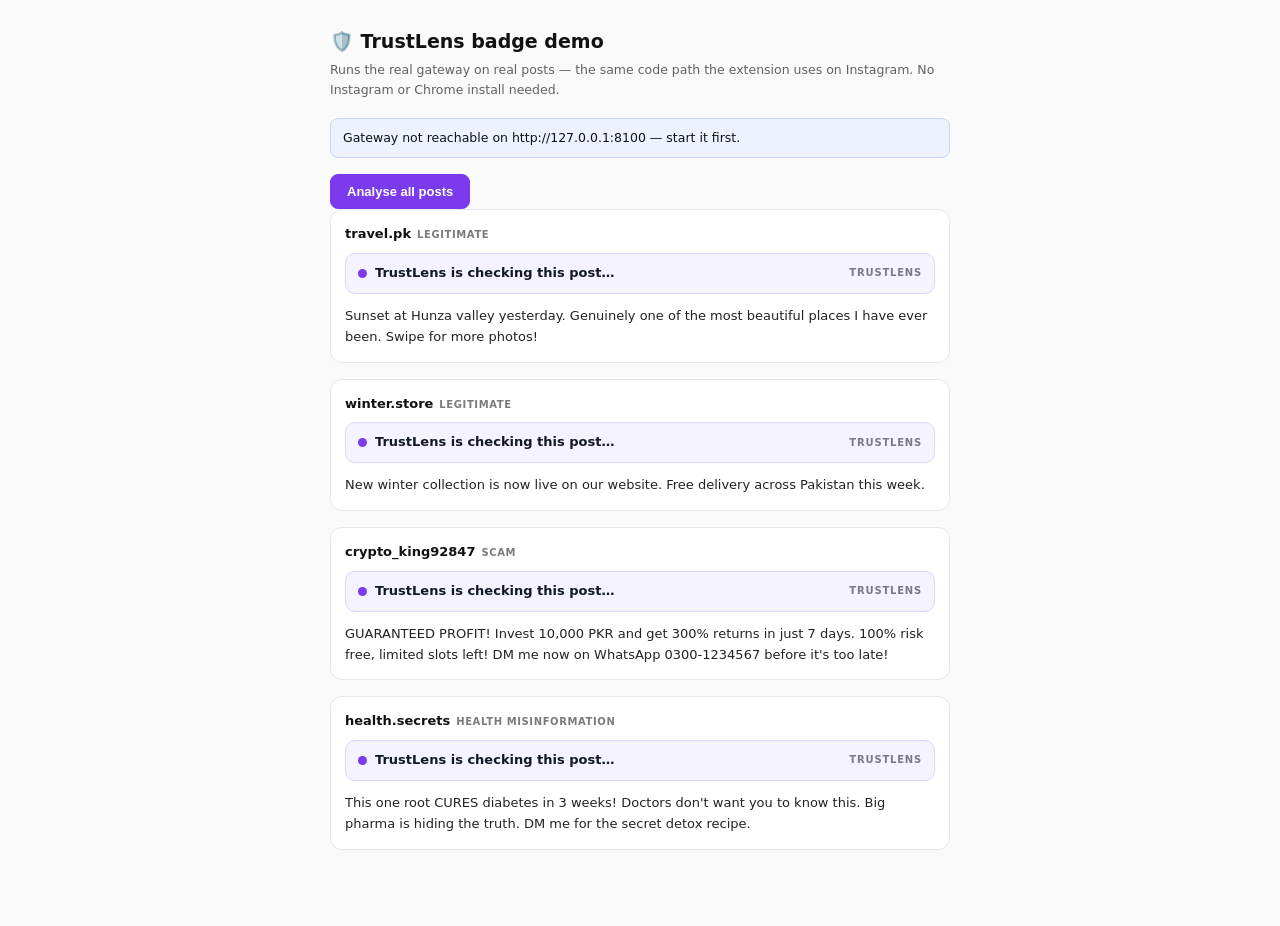
<file: backend/browser_extension/extension/demo.html>
<!doctype html>
<html>
<head>
<meta charset="utf-8">
<title>TrustLens — badge demo</title>
<style>
  body { font: 14px/1.6 -apple-system, "Segoe UI", system-ui, sans-serif;
         max-width: 620px; margin: 0 auto; padding: 26px 20px 60px;
         background: #fafafa; color: #111; }
  @media (prefers-color-scheme: dark) { body { background:#0f1115; color:#e5e7eb } }
  h1 { font-size: 19px; margin: 0 0 4px }
  .sub { opacity: .65; font-size: 12.5px; margin-bottom: 18px }
  .post { border: 1px solid #e5e7eb; border-radius: 12px; padding: 14px;
          margin-bottom: 16px; background: #fff }
  @media (prefers-color-scheme: dark) { .post { background:#1a1c22; border-color:#2d323b } }
  .who { font-weight: 700; font-size: 13px; margin-bottom: 6px }
  .cap { font-size: 13px; white-space: pre-wrap; opacity: .92 }
  .tag { display:inline-block; font-size:10px; text-transform:uppercase;
         letter-spacing:.06em; opacity:.55; margin-left:6px }
  #status { padding: 9px 12px; border-radius: 8px; font-size: 12.5px;
            margin-bottom: 16px; background:#eef2ff; border:1px solid #c7d2fe }
  button.run { padding:9px 16px; border-radius:8px; border:1px solid #7c3aed;
        background:#7c3aed; color:#fff; font-weight:600; cursor:pointer; font-size:13px }
</style>
<link rel="stylesheet" href="styles.css">
</head>
<body>

<h1>🛡️ TrustLens badge demo</h1>
<div class="sub">Runs the real gateway on real posts — the same code path the
  extension uses on Instagram. No Instagram or Chrome install needed.</div>

<div id="status">Checking gateway…</div>
<button class="run" id="run">Analyse all posts</button>

<div id="posts"></div>

<script src="state.js"></script>
<script src="parser.js"></script>
<script src="api.js"></script>
<script>
/* A stand-in for content.js's renderer: same markup, same textContent-only
   rule, minus the chrome.* APIs that only exist inside an extension. */
const SAMPLES = [
  { who: "travel.pk", tag: "legitimate",
    cap: "Sunset at Hunza valley yesterday. Genuinely one of the most beautiful places I have ever been. Swipe for more photos!",
    acct: {username:"travel.pk", profile_pic:1, description_length:70, private:0,
           posts_count:210, followers_count:9000, follows_count:400} },
  { who: "winter.store", tag: "legitimate",
    cap: "New winter collection is now live on our website. Free delivery across Pakistan this week.",
    acct: {username:"winter.store", profile_pic:1, description_length:55, private:0,
           posts_count:88, followers_count:3400, follows_count:250} },
  { who: "crypto_king92847", tag: "scam",
    cap: "GUARANTEED PROFIT! Invest 10,000 PKR and get 300% returns in just 7 days. 100% risk free, limited slots left! DM me now on WhatsApp 0300-1234567 before it's too late!",
    acct: {username:"crypto_king92847", profile_pic:0, description_length:0, private:0,
           posts_count:0, followers_count:12, follows_count:4500} },
  { who: "health.secrets", tag: "health misinformation",
    cap: "This one root CURES diabetes in 3 weeks! Doctors don't want you to know this. Big pharma is hiding the truth. DM me for the secret detox recipe.",
    acct: {username:"health.secrets", profile_pic:1, description_length:40, private:0,
           posts_count:60, followers_count:15000, follows_count:1200} },
];

const LEVEL_LABEL = { danger:"High risk", warning:"Warning", caution:"Caution",
                      clean:"Looks OK", unknown:"Not checked" };

function el(tag, cls, txt){ const n=document.createElement(tag);
  if(cls) n.className=cls; if(txt!=null) n.textContent=txt; return n; }

function makeBadge(){
  const b = el("div","tl-badge tl-pending");
  const row = el("div","tl-row");
  row.appendChild(el("span","tl-dot"));
  row.appendChild(el("span","tl-title","TrustLens is checking this post…"));
  row.appendChild(el("span","tl-brand","TrustLens"));
  b.appendChild(row);
  return b;
}
function clearBelow(b){ const r=b.querySelector(".tl-row");
  while(b.lastChild && b.lastChild!==r) b.removeChild(b.lastChild); }

function render(badge, v){
  badge.className = `tl-badge tl-${v.level}`;
  clearBelow(badge);
  badge.querySelector(".tl-title").textContent =
    `${LEVEL_LABEL[v.level]||"Checked"} — ${v.headline||""}`.replace(/\s*—\s*$/,"");
  if (v.reasons && v.reasons.length){
    const ul = el("ul","tl-reasons");
    v.reasons.slice(0,5).forEach(r=>ul.appendChild(el("li",null,r)));
    badge.appendChild(ul);
  }
  if (v.not_checked && v.not_checked.length)
    badge.appendChild(el("div","tl-unchecked","Not checked: "+v.not_checked.join(" · ")));
  if (v.notes && v.notes.length)
    badge.appendChild(el("div","tl-unchecked", v.notes[0]));

  const actions = el("div","tl-actions");
  const why = el("button","tl-btn","Why?");
  why.addEventListener("click", async ()=>{
    const open = badge.querySelector(".tl-explain");
    if (open){ open.remove(); why.textContent="Why?"; return; }
    why.disabled=true; why.textContent="Thinking…";
    try{
      const res = await TL.api.explain(v);
      const box = el("div","tl-explain",res.text);
      box.appendChild(el("span","tl-source", res.source==="gemini"
        ? "Explained by Gemini, from the evidence above."
        : "Explained from the detected patterns (no Gemini key configured)."));
      badge.appendChild(box); why.textContent="Hide";
    }catch(e){ badge.appendChild(el("div","tl-explain","Couldn't explain: "+e.message)); why.textContent="Why?"; }
    finally { why.disabled=false; }
  });
  actions.appendChild(why);
  badge.appendChild(actions);
}

const postsEl = document.getElementById("posts");
const built = SAMPLES.map(s=>{
  const card = el("div","post");
  const who = el("div","who", s.who);
  who.appendChild(el("span","tag", s.tag));
  card.appendChild(who);
  const badge = makeBadge();
  card.appendChild(badge);
  card.appendChild(el("div","cap", s.cap));
  postsEl.appendChild(card);
  return { s, badge };
});

async function checkHealth(){
  const st = document.getElementById("status");
  try{
    const h = await TL.api.health();
    const down = Object.entries(h.modules||{}).filter(([,m])=>!m.up).map(([k])=>k);
    st.textContent = down.length
      ? `Gateway up. Down: ${down.join(", ")} — those checks are skipped.`
      : `All services up.${h.gemini_configured?" Gemini ready.":" No Gemini key — explanations use built-in wording."}`;
  }catch(e){ st.textContent = "Gateway not reachable on "+TL.GATEWAY+" — start it first."; }
}

document.getElementById("run").addEventListener("click", async ()=>{
  for (const {s,badge} of built){
    badge.className="tl-badge tl-pending"; clearBelow(badge);
    badge.querySelector(".tl-title").textContent="TrustLens is checking this post…";
    try{
      const v = await TL.api.analyze({ page_url:"https://www.instagram.com/p/DEMO/",
        caption:s.cap, on_screen_text:"", is_reel:false, account:s.acct });
      render(badge, v);
    }catch(e){
      badge.className="tl-badge tl-error"; clearBelow(badge);
      badge.querySelector(".tl-title").textContent="Couldn't check: "+e.message;
    }
  }
  window.__DEMO_DONE__ = true;
});

checkHealth();
</script>
</body>
</html>
</file>
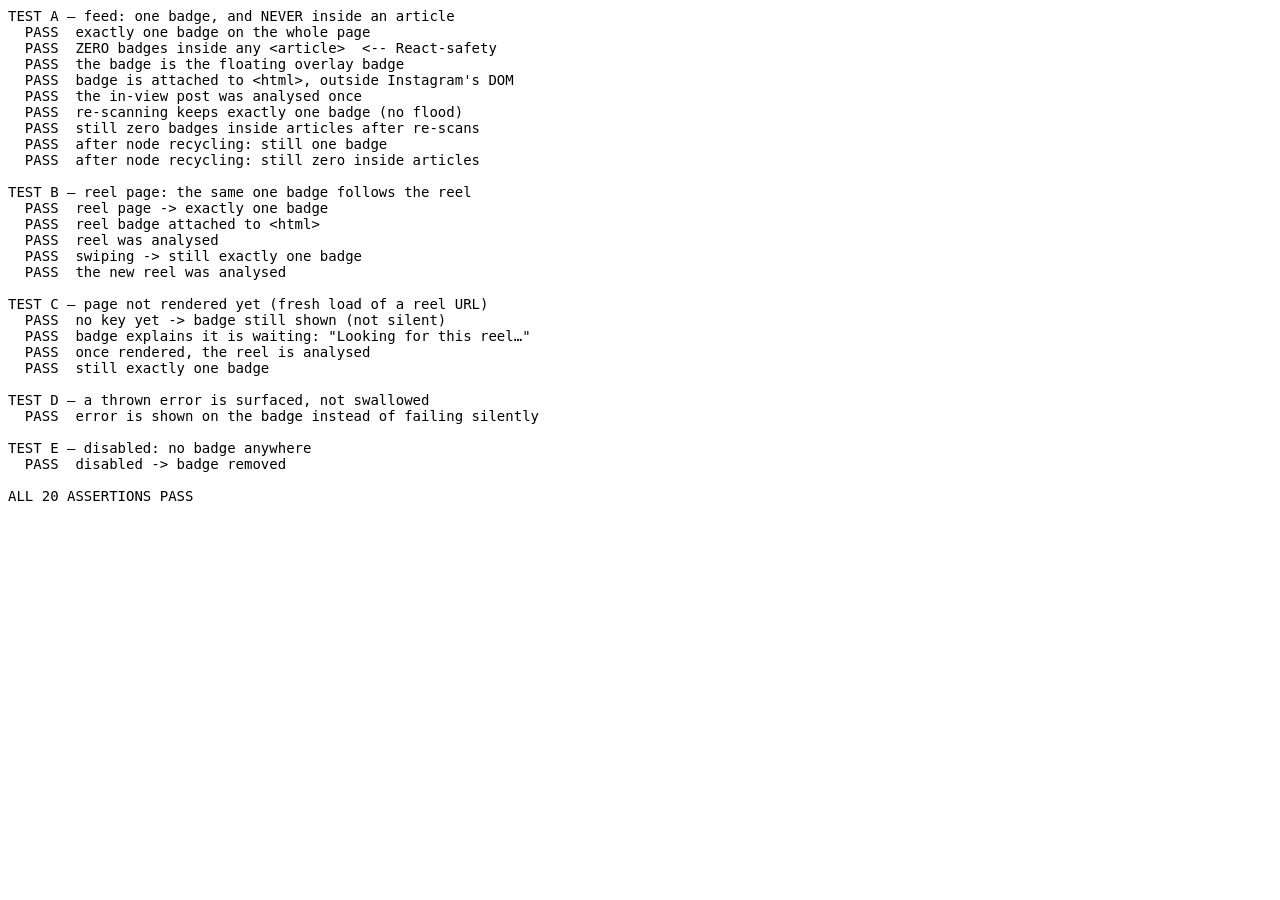
<file: backend/browser_extension/extension/mock_test.html>
<!doctype html>
<html>
<head><meta charset="utf-8"><title>observer single-badge test</title>
<style>
  /* Give the fake articles real layout so getBoundingClientRect() is meaningful. */
  article { display:block; height:300px; margin:0; }
</style>
</head>
<body>
<div id="out" style="font:14px monospace;white-space:pre-wrap"></div>

<script src="state.js"></script>
<script src="parser.js"></script>
<script src="instagram.js"></script>
<script src="observer.js"></script>

<script>
const log = (m) => document.getElementById("out").textContent += m + "\n";
let pass = 0, fail = 0, analyzed = [];
function assert(cond, msg) {
  if (cond) { pass++; log("  PASS  " + msg); }
  else { fail++; log("  FAIL  " + msg); }
}

// stubs so observer.js runs without Chrome APIs / network / rendering
TL.ui = {
  makeBadge() { const b = document.createElement("div"); b.className = "tl-badge tl-pending"; return b; },
  setPending(b, msg) { b.textContent = msg; },
  setError(b, msg) { b.textContent = msg; },
};
TL.analyzePost = function (data) { analyzed.push(data.key); };
TL.settings = { enabled: true, autoScan: true, autoTranscribe: false };

// THE invariant that matters: a badge must NEVER live inside Instagram's DOM,
// because that corrupts React (hydration error #418 crashed the reel page).
const badgesInsideArticles = () => document.querySelectorAll("article .tl-badge").length;
const totalBadges = () => document.querySelectorAll(".tl-badge").length;
const floating = () => document.querySelectorAll(".tl-badge.tl-floating").length;

function buildFeed(n) {
  const feed = document.createElement("div"); feed.id = "feed";
  for (let i = 0; i < n; i++) {
    const a = document.createElement("article");
    a.dataset.key = "post" + i;
    a.innerHTML = "<header>user" + i + "</header><video></video><span>caption " + i + "</span>";
    feed.appendChild(a);
  }
  document.body.appendChild(feed);
  return feed;
}

// ===================================================================
log("TEST A — feed: one badge, and NEVER inside an article");
TL.ig.pageType = () => "feed";
TL.ig.readPost = (a) => ({
  key: a ? a.dataset.key : null, caption: "caption", on_screen_text: "",
  is_reel: false, page_url: "/p/" + (a && a.dataset.key), author: null,
});
const feed = buildFeed(3);
TL.observer.scanNow({ force: true });
assert(totalBadges() === 1, "exactly one badge on the whole page");
assert(badgesInsideArticles() === 0, "ZERO badges inside any <article>  <-- React-safety");
assert(floating() === 1, "the badge is the floating overlay badge");
const b = document.querySelector(".tl-badge");
assert(b && b.parentElement === document.documentElement, "badge is attached to <html>, outside Instagram's DOM");
assert(analyzed.length === 1, "the in-view post was analysed once");

// Scrolling / re-scanning must not spawn more badges or touch articles.
TL.observer.scanNow({ force: true });
TL.observer.scanNow({ force: true });
assert(totalBadges() === 1, "re-scanning keeps exactly one badge (no flood)");
assert(badgesInsideArticles() === 0, "still zero badges inside articles after re-scans");

// Instagram recycles article nodes — must still never end up inside one.
const fresh = document.createElement("article");
fresh.dataset.key = "post1";
fresh.innerHTML = "<header>u</header><video></video><span>c</span>";
feed.replaceChild(fresh, feed.children[1]);
TL.observer.scanNow({ force: true });
assert(totalBadges() === 1, "after node recycling: still one badge");
assert(badgesInsideArticles() === 0, "after node recycling: still zero inside articles");

// ===================================================================
log("\nTEST B — reel page: the same one badge follows the reel");
document.getElementById("feed").remove();
TL.ig.pageType = () => "reel";
TL.ig.readPost = () => ({ key: "REEL1", caption: "", on_screen_text: "", is_reel: true,
  page_url: "https://www.instagram.com/reel/REEL1/", author: null });
analyzed = [];
TL.observer.scanNow({ force: true });
assert(totalBadges() === 1, "reel page -> exactly one badge");
assert(document.querySelector(".tl-badge").parentElement === document.documentElement,
       "reel badge attached to <html>");
assert(analyzed[0] === "REEL1", "reel was analysed");

// Swipe to the next reel — the one badge re-points, does not stack.
TL.ig.readPost = () => ({ key: "REEL2", caption: "", on_screen_text: "", is_reel: true,
  page_url: "https://www.instagram.com/reel/REEL2/", author: null });
TL.observer.scanNow({ force: true });
assert(totalBadges() === 1, "swiping -> still exactly one badge");
assert(analyzed[analyzed.length - 1] === "REEL2", "the new reel was analysed");

// ===================================================================
log("\nTEST C — page not rendered yet (fresh load of a reel URL)");
// This is the real-world failure: the content script runs before React has
// painted the reel, so readPost() finds no key. Previously this returned
// silently -> blank page, no badge, no explanation.
TL.ig.pageType = () => "reel";
TL.ig.readPost = () => ({ key: null, caption: "", on_screen_text: "", is_reel: false });
TL.settings.enabled = true;
TL.observer.scanNow({ force: true });
assert(totalBadges() === 1, "no key yet -> badge still shown (not silent)");
const waiting = document.querySelector(".tl-badge");
assert(/Looking for this reel/i.test(waiting.textContent),
       "badge explains it is waiting: \"" + waiting.textContent.trim().slice(0, 40) + "\"");

// Once React paints, the very next tick must pick it up.
TL.ig.readPost = () => ({ key: "REEL9", caption: "hi", on_screen_text: "", is_reel: true,
  page_url: "https://www.instagram.com/reel/REEL9/", author: null });
analyzed = [];
TL.observer.scanNow({ force: true });
assert(analyzed[0] === "REEL9", "once rendered, the reel is analysed");
assert(totalBadges() === 1, "still exactly one badge");

// ===================================================================
log("\nTEST D — a thrown error is surfaced, not swallowed");
TL.ig.readPost = () => { throw new Error("boom"); };
TL.observer.scanNow({ force: true });
assert(/boom/.test(document.querySelector(".tl-badge").textContent),
       "error is shown on the badge instead of failing silently");

// ===================================================================
log("\nTEST E — disabled: no badge anywhere");
TL.settings.enabled = false;
TL.observer.scanNow({ force: true });
assert(totalBadges() === 0, "disabled -> badge removed");

// ===================================================================
log("\n" + (fail === 0 ? "ALL " + pass + " ASSERTIONS PASS" : fail + " FAILED, " + pass + " passed"));
document.title = fail === 0 ? "PASS (" + pass + ")" : "FAIL (" + fail + ")";
</script>
</body>
</html>
</file>
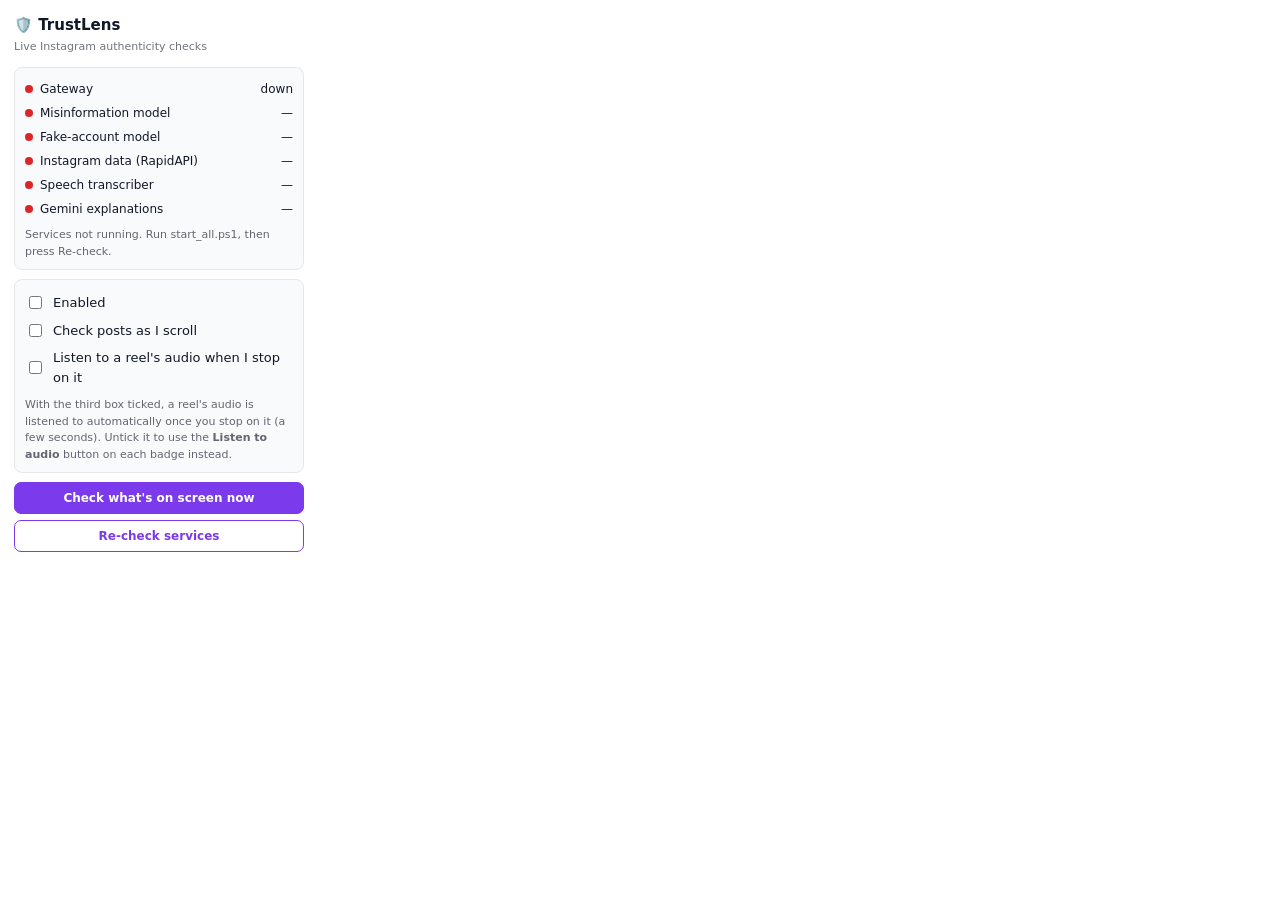
<file: backend/browser_extension/extension/popup.html>
<!doctype html>
<html>
<head>
<meta charset="utf-8">
<title>TrustLens</title>
<style>
  :root { color-scheme: light dark; }
  body {
    font: 13px/1.5 -apple-system, BlinkMacSystemFont, "Segoe UI", system-ui, sans-serif;
    width: 290px; margin: 0; padding: 14px;
    background: #ffffff; color: #111827;
  }
  @media (prefers-color-scheme: dark) {
    body { background: #16181c; color: #f3f4f6; }
    .card { background: #1f2126 !important; border-color: #374151 !important; }
  }
  h1 { font-size: 15px; margin: 0 0 2px; display: flex; align-items: center; gap: 6px; }
  .sub { font-size: 11px; opacity: .6; margin-bottom: 12px; }
  .card {
    border: 1px solid #e5e7eb; border-radius: 8px;
    padding: 9px 10px; margin-bottom: 9px; background: #f9fafb;
  }
  .mod { display: flex; align-items: center; gap: 7px; padding: 3px 0; font-size: 12px; }
  .dot { width: 8px; height: 8px; border-radius: 50%; flex: none; background: #94a3b8; }
  .up { background: #16a34a; } .down { background: #dc2626; }
  .name { flex: 1; }
  .hint { font-size: 11px; opacity: .65; margin-top: 6px; }
  label { display: flex; align-items: center; gap: 8px; padding: 4px 0; cursor: pointer; }
  button {
    width: 100%; padding: 8px; border-radius: 7px; cursor: pointer;
    border: 1px solid #7c3aed; background: #7c3aed; color: #fff;
    font-weight: 600; font-size: 12px; font-family: inherit;
  }
  button:hover { background: #6d28d9; }
  button.secondary { background: transparent; color: #7c3aed; margin-top: 6px; }
  code { font-size: 10.5px; background: rgba(124,58,237,.12); padding: 1px 4px; border-radius: 3px; }
</style>
</head>
<body>
  <h1>🛡️ TrustLens</h1>
  <div class="sub">Live Instagram authenticity checks</div>

  <div class="card" id="status">
    <div class="mod"><span class="dot" id="d-gateway"></span>
      <span class="name">Gateway</span><span id="s-gateway">checking…</span></div>
    <div class="mod"><span class="dot" id="d-classifier"></span>
      <span class="name">Misinformation model</span><span id="s-classifier">—</span></div>
    <div class="mod"><span class="dot" id="d-account_model"></span>
      <span class="name">Fake-account model</span><span id="s-account_model">—</span></div>
    <div class="mod"><span class="dot" id="d-instagram_data"></span>
      <span class="name">Instagram data (RapidAPI)</span><span id="s-instagram_data">—</span></div>
    <div class="mod"><span class="dot" id="d-transcriber"></span>
      <span class="name">Speech transcriber</span><span id="s-transcriber">—</span></div>
    <div class="mod"><span class="dot" id="d-gemini"></span>
      <span class="name">Gemini explanations</span><span id="s-gemini">—</span></div>
    <div class="hint" id="hint"></div>
  </div>

  <div class="card">
    <label><input type="checkbox" id="enabled"> Enabled</label>
    <label><input type="checkbox" id="autoScan"> Check posts as I scroll</label>
    <label><input type="checkbox" id="autoTranscribe"> Listen to a reel's audio when I stop on it</label>
    <div class="hint">With the third box ticked, a reel's audio is listened to
      automatically once you stop on it (a few seconds). Untick it to use the
      <b>Listen to audio</b> button on each badge instead.</div>
  </div>

  <button id="scan">Check what's on screen now</button>
  <button id="refresh" class="secondary">Re-check services</button>

  <script src="popup.js"></script>
</body>
</html>
</file>
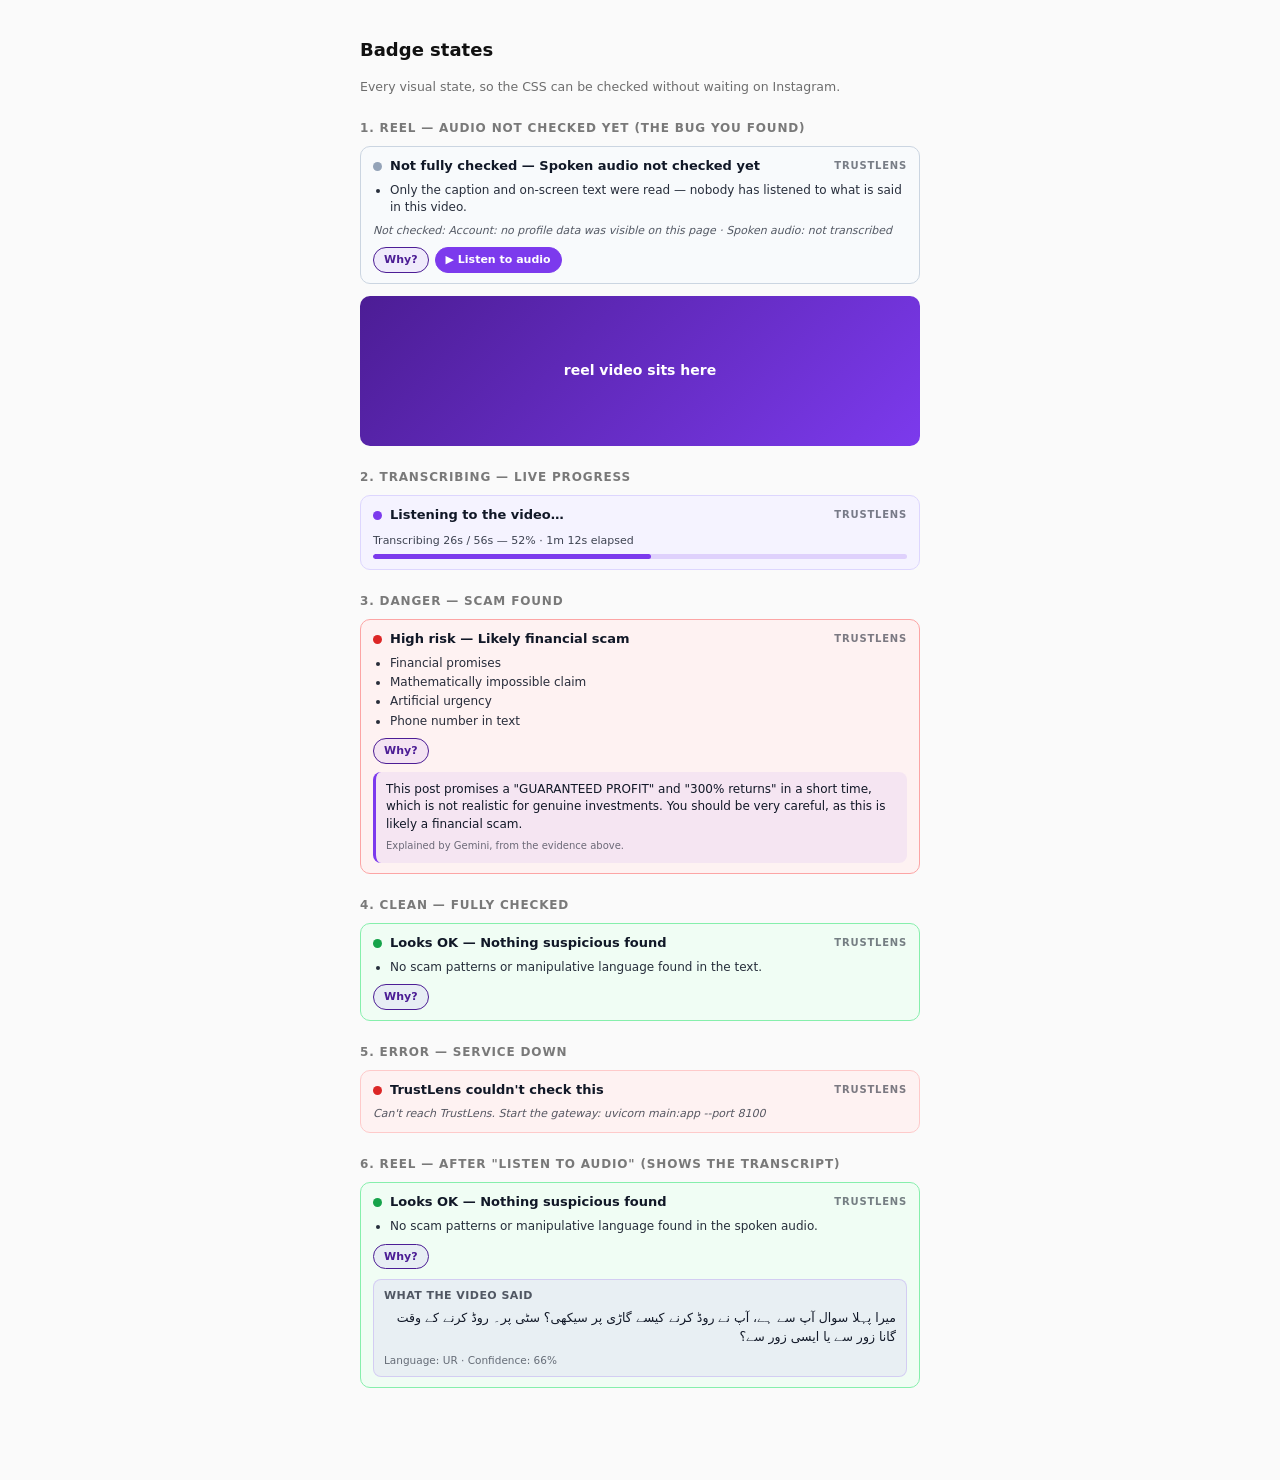
<file: backend/browser_extension/extension/preview_states.html>
<!doctype html>
<html>
<head>
<meta charset="utf-8">
<title>TrustLens — badge states</title>
<link rel="stylesheet" href="styles.css">
<style>
  body { font: 14px/1.6 -apple-system,"Segoe UI",system-ui,sans-serif;
         max-width: 560px; margin: 0 auto; padding: 24px 20px 80px; background:#fafafa; color:#111 }
  @media (prefers-color-scheme: dark){ body{background:#0f1115;color:#e5e7eb} }
  h2 { font-size: 12px; text-transform: uppercase; letter-spacing:.07em;
       opacity:.55; margin: 22px 0 6px }
  .fakevideo { height: 150px; border-radius: 10px; margin-top: 8px;
    background: linear-gradient(135deg,#4c1d95,#7c3aed); color:#fff;
    display:flex; align-items:center; justify-content:center; font-weight:700 }
</style>
</head>
<body>
<h1 style="font-size:18px">Badge states</h1>
<div style="opacity:.6;font-size:12.5px">Every visual state, so the CSS can be checked without waiting on Instagram.</div>

<h2>1. Reel — audio not checked yet (the bug you found)</h2>
<div id="s1"></div>
<div class="fakevideo">reel video sits here</div>

<h2>2. Transcribing — live progress</h2>
<div id="s2"></div>

<h2>3. Danger — scam found</h2>
<div id="s3"></div>

<h2>4. Clean — fully checked</h2>
<div id="s4"></div>

<h2>5. Error — service down</h2>
<div id="s5"></div>

<h2>6. Reel — after "Listen to audio" (shows the transcript)</h2>
<div id="s6"></div>

<script src="state.js"></script>
<script>
function el(t,c,x){const n=document.createElement(t);if(c)n.className=c;if(x!=null)n.textContent=x;return n;}
function badge(){const b=el("div","tl-badge tl-pending");const r=el("div","tl-row");
  r.appendChild(el("span","tl-dot"));r.appendChild(el("span","tl-title",""));
  r.appendChild(el("span","tl-brand","TrustLens"));b.appendChild(r);return b;}
function title(b,t){b.querySelector(".tl-title").textContent=t;}
function reasons(b,list){const ul=el("ul","tl-reasons");list.forEach(x=>ul.appendChild(el("li",null,x)));b.appendChild(ul);}
function actions(b,btns){const a=el("div","tl-actions");
  btns.forEach(([label,cls])=>a.appendChild(el("button","tl-btn"+(cls?" "+cls:""),label)));
  b.appendChild(a);}
function progress(b,pct,stage,el_s){
  const w=el("div","tl-progress");
  w.appendChild(el("div","tl-progress-text",`${stage} — ${pct}%  ·  ${el_s} elapsed`));
  const tr=el("div","tl-progress-track");const f=el("div","tl-progress-fill");
  f.style.width=pct+"%";tr.appendChild(f);w.appendChild(tr);b.appendChild(w);}

// 1 — the state from the screenshot, now honest
let b=badge(); b.className="tl-badge tl-unknown";
title(b,"Not fully checked — Spoken audio not checked yet");
reasons(b,["Only the caption and on-screen text were read — nobody has listened to what is said in this video."]);
b.appendChild(el("div","tl-unchecked","Not checked: Account: no profile data was visible on this page · Spoken audio: not transcribed"));
actions(b,[["Why?",""],["▶ Listen to audio","tl-btn-primary"]]);
document.getElementById("s1").appendChild(b);

// 2 — live progress
b=badge(); b.className="tl-badge tl-pending"; title(b,"Listening to the video…");
progress(b,52,"Transcribing 26s / 56s","1m 12s");
document.getElementById("s2").appendChild(b);

// 3 — danger
b=badge(); b.className="tl-badge tl-danger"; title(b,"High risk — Likely financial scam");
reasons(b,["Financial promises","Mathematically impossible claim","Artificial urgency","Phone number in text"]);
actions(b,[["Why?",""]]);
const ex=el("div","tl-explain","This post promises a \"GUARANTEED PROFIT\" and \"300% returns\" in a short time, which is not realistic for genuine investments. You should be very careful, as this is likely a financial scam.");
ex.appendChild(el("span","tl-source","Explained by Gemini, from the evidence above."));
b.appendChild(ex);
document.getElementById("s3").appendChild(b);

// 4 — clean
b=badge(); b.className="tl-badge tl-clean"; title(b,"Looks OK — Nothing suspicious found");
reasons(b,["No scam patterns or manipulative language found in the text."]);
actions(b,[["Why?",""]]);
document.getElementById("s4").appendChild(b);

// 5 — error
b=badge(); b.className="tl-badge tl-error"; title(b,"TrustLens couldn't check this");
b.appendChild(el("div","tl-unchecked","Can't reach TrustLens. Start the gateway: uvicorn main:app --port 8100"));
document.getElementById("s5").appendChild(b);

// 6 — reel after transcription: the new "What the video said" box (Fix 3)
function transcript(b, text, lang, conf, reliable){
  const box=el("div","tl-transcript");
  box.appendChild(el("div","tl-transcript-head","What the video said"));
  box.appendChild(el("div","tl-transcript-body",text));
  const bits=[];
  if(lang) bits.push("Language: "+lang.toUpperCase());
  if(conf!=null) bits.push("Confidence: "+Math.round(conf*100)+"%");
  if(reliable===false) bits.push("low confidence — read as rough");
  box.appendChild(el("div","tl-transcript-meta",bits.join(" · ")));
  b.appendChild(box);
}
b=badge(); b.className="tl-badge tl-clean"; title(b,"Looks OK — Nothing suspicious found");
reasons(b,["No scam patterns or manipulative language found in the spoken audio."]);
actions(b,[["Why?",""]]);
// real Urdu transcript from the PakWheels reel, large-v3/GPU
transcript(b,
  "میرا پہلا سوال آپ سے ہے، آپ نے روڈ کرنے کیسے گاڑی پر سیکھی؟ سٹی پر۔ روڈ کرنے کے وقت گانا زور سے یا ایسی زور سے؟",
  "ur", 0.66, true);
document.getElementById("s6").appendChild(b);
</script>
</body>
</html>
</file>
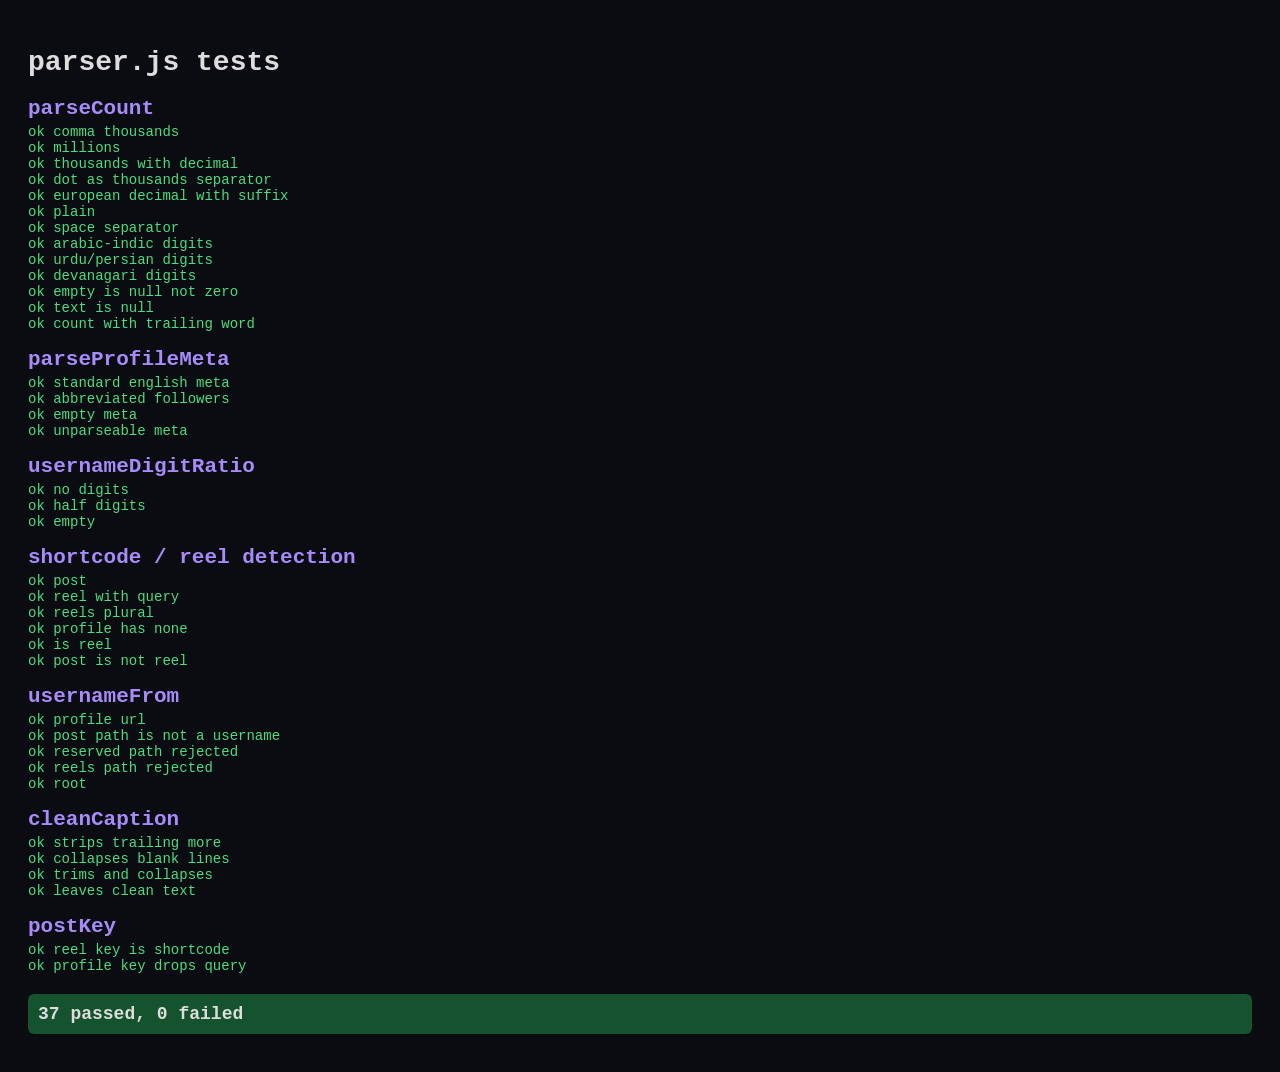
<file: backend/browser_extension/extension/test_parser.html>
<!doctype html>
<html>
<head><meta charset="utf-8"><title>TrustLens parser tests</title>
<style>body{font:14px ui-monospace,Consolas,monospace;padding:20px;background:#0b0b12;color:#ddd}
.ok{color:#4ade80}.fail{color:#f87171}h2{color:#a78bfa;margin:16px 0 4px}
#summary{font-size:18px;font-weight:bold;margin-top:20px;padding:10px;border-radius:6px}</style>
</head>
<body>
<h1>parser.js tests</h1>
<div id="out"></div>
<div id="summary"></div>

<script src="parser.js"></script>
<script>
const P = window.TL.parse;
const out = document.getElementById("out");
let pass = 0, fail = 0;
const results = [];

function section(name){ const h=document.createElement("h2"); h.textContent=name; out.appendChild(h); }
function eq(actual, expected, label){
  const a = JSON.stringify(actual), e = JSON.stringify(expected);
  const good = a === e;
  if (good) pass++; else { fail++; results.push(`FAIL ${label}: expected ${e} got ${a}`); }
  const d = document.createElement("div");
  d.className = good ? "ok" : "fail";
  d.textContent = (good ? "  ok   " : "  FAIL ") + label + (good ? "" : `  — expected ${e}, got ${a}`);
  out.appendChild(d);
}

section("parseCount");
eq(P.parseCount("1,234"), 1234, "comma thousands");
eq(P.parseCount("1.2M"), 1200000, "millions");
eq(P.parseCount("10.5K"), 10500, "thousands with decimal");
eq(P.parseCount("1.234"), 1234, "dot as thousands separator");
eq(P.parseCount("1,2M"), 1200000, "european decimal with suffix");
eq(P.parseCount("523"), 523, "plain");
eq(P.parseCount("1 234"), 1234, "space separator");
eq(P.parseCount("١٢٣"), 123, "arabic-indic digits");
eq(P.parseCount("۴۵۶"), 456, "urdu/persian digits");
eq(P.parseCount("२,५००"), 2500, "devanagari digits");
eq(P.parseCount(""), null, "empty is null not zero");
eq(P.parseCount("no digits"), null, "text is null");
eq(P.parseCount("2,847 posts"), 2847, "count with trailing word");

section("parseProfileMeta");
eq(P.parseProfileMeta("1,234 Followers, 567 Following, 89 Posts - See Instagram photos"),
   {followers_count:1234, follows_count:567, posts_count:89}, "standard english meta");
eq(P.parseProfileMeta("1.2M Followers, 340 Following, 1,205 Posts"),
   {followers_count:1200000, follows_count:340, posts_count:1205}, "abbreviated followers");
eq(P.parseProfileMeta(""), {}, "empty meta");
eq(P.parseProfileMeta("no numbers here"), {}, "unparseable meta");

section("usernameDigitRatio");
eq(P.usernameDigitRatio("ali_ahmad"), 0, "no digits");
eq(P.usernameDigitRatio("user1234"), 0.5, "half digits");
eq(P.usernameDigitRatio(""), 0, "empty");

section("shortcode / reel detection");
eq(P.shortcodeFrom("https://www.instagram.com/p/CxYz123_-/"), "CxYz123_-", "post");
eq(P.shortcodeFrom("https://www.instagram.com/reel/ABC123/?utm=1"), "ABC123", "reel with query");
eq(P.shortcodeFrom("https://www.instagram.com/reels/XYZ789/"), "XYZ789", "reels plural");
eq(P.shortcodeFrom("https://www.instagram.com/aliahmad/"), null, "profile has none");
eq(P.isReelUrl("https://www.instagram.com/reel/ABC/"), true, "is reel");
eq(P.isReelUrl("https://www.instagram.com/p/ABC/"), false, "post is not reel");

section("usernameFrom");
eq(P.usernameFrom("https://www.instagram.com/ali.ahmad_1/"), "ali.ahmad_1", "profile url");
eq(P.usernameFrom("/p/ABC123/"), null, "post path is not a username");
eq(P.usernameFrom("/explore/tags/food/"), null, "reserved path rejected");
eq(P.usernameFrom("/reels/ABC/"), null, "reels path rejected");
eq(P.usernameFrom("https://www.instagram.com/"), null, "root");

section("cleanCaption");
eq(P.cleanCaption("Buy now!  … more"), "Buy now!", "strips trailing more");
eq(P.cleanCaption("line\n\n\n\nline2"), "line\n\nline2", "collapses blank lines");
eq(P.cleanCaption("  spaced   out  "), "spaced out", "trims and collapses");
eq(P.cleanCaption("nothing to strip"), "nothing to strip", "leaves clean text");

section("postKey");
eq(P.postKey("https://www.instagram.com/reel/ABC/?x=1"), "ABC", "reel key is shortcode");
eq(P.postKey("https://www.instagram.com/aliahmad/?hl=en"),
   "https://www.instagram.com/aliahmad/", "profile key drops query");

const s = document.getElementById("summary");
s.textContent = `${pass} passed, ${fail} failed`;
s.style.background = fail ? "#7f1d1d" : "#14532d";
window.__TL_TEST__ = { pass, fail, failures: results };
document.title = fail ? `FAIL (${fail})` : `PASS (${pass})`;
</script>
</body>
</html>
</file>
<file: backend/browser_extension/extension/styles.css>
/*
 * Badge styling.
 *
 * Everything is namespaced under .tl- and uses high-specificity resets, because
 * this markup is injected into Instagram's page and inherits its global styles.
 * Colours are fixed rather than theme-derived: a warning must look like a warning
 * whichever theme Instagram is in.
 */

.tl-badge {
  all: initial;
  display: block !important;
  box-sizing: border-box !important;
  font-family: -apple-system, BlinkMacSystemFont, "Segoe UI", system-ui, sans-serif !important;
  font-size: 13px !important;
  line-height: 1.45 !important;
  margin: 8px 0 12px !important;
  padding: 10px 12px !important;
  border-radius: 10px !important;
  border: 1px solid var(--tl-border, #d1d5db) !important;
  background: var(--tl-bg, #f9fafb) !important;
  color: #111827 !important;
  position: relative !important;
  z-index: 5 !important;
  max-width: 100% !important;
  overflow-wrap: break-word !important;
}

/* Severity palette */
.tl-badge.tl-danger  { --tl-bg: #fef2f2; --tl-border: #fca5a5; }
.tl-badge.tl-warning { --tl-bg: #fff7ed; --tl-border: #fdba74; }
.tl-badge.tl-caution { --tl-bg: #fefce8; --tl-border: #fde047; }
.tl-badge.tl-clean   { --tl-bg: #f0fdf4; --tl-border: #86efac; }
.tl-badge.tl-unknown { --tl-bg: #f8fafc; --tl-border: #cbd5e1; }
.tl-badge.tl-pending { --tl-bg: #f5f3ff; --tl-border: #ddd6fe; }
.tl-badge.tl-error   { --tl-bg: #fef2f2; --tl-border: #fecaca; }

@media (prefers-color-scheme: dark) {
  .tl-badge { color: #f3f4f6 !important; }
  .tl-badge.tl-danger  { --tl-bg: #2a1215; --tl-border: #7f1d1d; }
  .tl-badge.tl-warning { --tl-bg: #2a1a0d; --tl-border: #7c2d12; }
  .tl-badge.tl-caution { --tl-bg: #262010; --tl-border: #713f12; }
  .tl-badge.tl-clean   { --tl-bg: #0f2417; --tl-border: #14532d; }
  .tl-badge.tl-unknown { --tl-bg: #16181c; --tl-border: #374151; }
  .tl-badge.tl-pending { --tl-bg: #1a1726; --tl-border: #4c1d95; }
  .tl-badge.tl-error   { --tl-bg: #2a1215; --tl-border: #7f1d1d; }
}

.tl-row {
  display: flex !important;
  align-items: center !important;
  gap: 8px !important;
}

.tl-dot {
  width: 9px !important; height: 9px !important;
  border-radius: 50% !important; flex: 0 0 auto !important;
}
.tl-danger  .tl-dot { background: #dc2626 !important; }
.tl-warning .tl-dot { background: #ea580c !important; }
.tl-caution .tl-dot { background: #ca8a04 !important; }
.tl-clean   .tl-dot { background: #16a34a !important; }
.tl-unknown .tl-dot { background: #94a3b8 !important; }
.tl-pending .tl-dot { background: #7c3aed !important; animation: tl-pulse 1.1s infinite !important; }
.tl-error   .tl-dot { background: #dc2626 !important; }

@keyframes tl-pulse { 0%,100% { opacity: 1 } 50% { opacity: .25 } }

.tl-title {
  font-weight: 700 !important;
  flex: 1 1 auto !important;
  font-size: 13px !important;
}

.tl-brand {
  font-size: 10px !important;
  letter-spacing: .08em !important;
  text-transform: uppercase !important;
  opacity: .55 !important;
  font-weight: 600 !important;
}

.tl-reasons {
  margin: 6px 0 0 17px !important;
  padding: 0 !important;
  font-size: 12px !important;
  opacity: .9 !important;
}
.tl-reasons li { margin: 2px 0 !important; }

.tl-actions {
  display: flex !important;
  gap: 6px !important;
  margin-top: 8px !important;
  flex-wrap: wrap !important;
}

.tl-btn {
  all: unset !important;
  cursor: pointer !important;
  font-family: inherit !important;
  font-size: 11px !important;
  font-weight: 600 !important;
  padding: 4px 10px !important;
  border-radius: 999px !important;
  border: 1px solid currentColor !important;
  color: #4c1d95 !important;
  background: rgba(124, 58, 237, .08) !important;
  transition: background .15s !important;
}
.tl-btn:hover { background: rgba(124, 58, 237, .18) !important; }
.tl-btn[disabled] { opacity: .5 !important; cursor: default !important; }

@media (prefers-color-scheme: dark) {
  .tl-btn { color: #c4b5fd !important; }
}

.tl-explain {
  margin-top: 8px !important;
  padding: 9px 10px !important;
  border-radius: 8px !important;
  background: rgba(124, 58, 237, .07) !important;
  border-left: 3px solid #7c3aed !important;
  font-size: 12px !important;
  white-space: pre-wrap !important;
}

.tl-source {
  display: block !important;
  margin-top: 6px !important;
  font-size: 10px !important;
  opacity: .6 !important;
}

.tl-unchecked {
  margin-top: 6px !important;
  font-size: 11px !important;
  opacity: .7 !important;
  font-style: italic !important;
}

.tl-hidden { display: none !important; }

/* ------------------------------------------------------------------ *
 * Floating badge — used on reel/post detail pages, where Instagram's
 * viewer is a stack of absolutely positioned layers and an inline badge
 * ends up on top of the video (and clipped by an overflow:hidden parent).
 * Pinned to the viewport, it cannot be covered or cut off.
 * ------------------------------------------------------------------ */
.tl-badge.tl-floating {
  position: fixed !important;
  top: 74px !important;
  right: 18px !important;
  width: 330px !important;
  max-width: calc(100vw - 36px) !important;
  max-height: calc(100vh - 100px) !important;
  overflow-y: auto !important;
  z-index: 2147483000 !important;       /* above Instagram's own layers */
  box-shadow: 0 6px 24px rgba(0, 0, 0, .22) !important;
  margin: 0 !important;
}

/* On a narrow window there is no room beside the video; sit across the top. */
@media (max-width: 780px) {
  .tl-badge.tl-floating {
    top: 8px !important;
    right: 8px !important;
    left: 8px !important;
    width: auto !important;
  }
}

/* ------------------------------------------------------------------ *
 * Collapsed state — the default the scope document asks for: "a small
 * color-coded trust badge ... Clicking the badge expands a summary panel".
 *
 * Without this the full panel sat over every single reel, usually repeating
 * the same "audio not checked" text, which made the badge something to look
 * past rather than read.
 * ------------------------------------------------------------------ */
.tl-badge .tl-row {
  cursor: pointer !important;
}

.tl-badge.tl-collapsed {
  width: auto !important;
  max-width: min(340px, calc(100vw - 36px)) !important;
  overflow: hidden !important;
}

/* Hide everything except the one-line summary row. */
.tl-badge.tl-collapsed > *:not(.tl-row) {
  display: none !important;
}

/* min-width:0 is what actually lets a flex item shrink far enough to
   ellipsis; without it the title keeps its full intrinsic width and the row
   overflows instead of truncating. */
.tl-badge.tl-collapsed .tl-title {
  white-space: nowrap !important;
  overflow: hidden !important;
  text-overflow: ellipsis !important;
  min-width: 0 !important;
}

.tl-chevron {
  flex: 0 0 auto !important;
  opacity: .55 !important;
  font-size: 11px !important;
  transition: transform .15s ease !important;
}

/* Points down when there is more to open, up once it is open. */
.tl-badge.tl-collapsed .tl-chevron {
  transform: rotate(0deg) !important;
}
.tl-badge:not(.tl-collapsed) .tl-chevron {
  transform: rotate(180deg) !important;
}

/* The pending one-liner has nothing to expand, so it gets no affordance. */
.tl-badge.tl-pending .tl-chevron,
.tl-badge.tl-pending .tl-row {
  cursor: default !important;
}
.tl-badge.tl-pending .tl-chevron {
  display: none !important;
}

/* ------------------------------------------------------------------ *
 * Transcription progress
 * ------------------------------------------------------------------ */
.tl-progress { margin-top: 8px !important; }

.tl-progress-text {
  font-size: 11px !important;
  opacity: .8 !important;
  margin-bottom: 5px !important;
  overflow-wrap: break-word !important;
}

.tl-progress-track {
  height: 5px !important;
  border-radius: 999px !important;
  background: rgba(124, 58, 237, .18) !important;
  overflow: hidden !important;
}

.tl-progress-fill {
  height: 100% !important;
  width: 0%;
  border-radius: 999px !important;
  background: #7c3aed !important;
  transition: width .4s ease !important;
}

/* The primary action — "Listen to audio" — should look like the next step. */
.tl-btn.tl-btn-primary {
  background: #7c3aed !important;
  color: #fff !important;
  border-color: #7c3aed !important;
}
.tl-btn.tl-btn-primary:hover { background: #6d28d9 !important; }

/* ------------------------------------------------------------------ *
 * The spoken transcript, shown after "Listen to audio" completes.
 * ------------------------------------------------------------------ */
.tl-transcript {
  margin-top: 10px !important;
  padding: 8px 10px !important;
  border-radius: 8px !important;
  background: rgba(124, 58, 237, .07) !important;
  border: 1px solid rgba(124, 58, 237, .18) !important;
}

.tl-transcript-head {
  font-size: 11px !important;
  font-weight: 700 !important;
  text-transform: uppercase !important;
  letter-spacing: .04em !important;
  opacity: .7 !important;
  margin-bottom: 5px !important;
}

.tl-transcript-body {
  font-size: 12.5px !important;
  line-height: 1.5 !important;
  max-height: 160px !important;      /* long reels stay contained */
  overflow-y: auto !important;
  white-space: pre-wrap !important;
  overflow-wrap: break-word !important;
  /* Urdu/Arabic transcripts read right-to-left; let the browser decide per line. */
  unicode-bidi: plaintext !important;
}

.tl-transcript-meta {
  font-size: 10.5px !important;
  opacity: .6 !important;
  margin-top: 6px !important;
}

@media (prefers-color-scheme: dark) {
  .tl-transcript {
    background: rgba(139, 92, 246, .12) !important;
    border-color: rgba(139, 92, 246, .28) !important;
  }
}

/* ------------------------------------------------------------------ *
 * Trust score ring — the headline figure. An SVG donut whose arc is
 * the 0-100 score and whose colour is the badge level, so the number
 * and the colour can never say different things.
 * ------------------------------------------------------------------ */
.tl-score {
  display: flex !important;
  align-items: center !important;
  gap: 12px !important;
  margin-top: 10px !important;
  padding: 9px 12px !important;
  border-radius: 10px !important;
  background: rgba(0, 0, 0, .035) !important;
  border: 1px solid rgba(0, 0, 0, .06) !important;
}

.tl-ring { display: block !important; flex: 0 0 auto !important; }
.tl-ring-track { stroke: rgba(0, 0, 0, .12) !important; }
.tl-ring-num {
  font-family: -apple-system, BlinkMacSystemFont, "Segoe UI", system-ui, sans-serif !important;
  font-size: 15px !important;
  font-weight: 700 !important;
  fill: #111827 !important;
}

/* Arc colour by level, matched to the severity dots. */
.tl-danger  .tl-ring-arc { stroke: #dc2626 !important; }
.tl-warning .tl-ring-arc { stroke: #ea580c !important; }
.tl-caution .tl-ring-arc { stroke: #ca8a04 !important; }
.tl-clean   .tl-ring-arc { stroke: #16a34a !important; }
.tl-unknown .tl-ring-arc { stroke: #94a3b8 !important; }

.tl-score-text {
  display: flex !important;
  flex-direction: column !important;
  line-height: 1.2 !important;
  min-width: 0 !important;
}
.tl-score-label { font-weight: 700 !important; font-size: 14px !important; }
.tl-score-sub {
  font-size: 10px !important;
  opacity: .6 !important;
  margin-top: 2px !important;
  text-transform: uppercase !important;
  letter-spacing: .05em !important;
}

@media (prefers-color-scheme: dark) {
  .tl-score   { background: rgba(255, 255, 255, .04) !important; border-color: rgba(255, 255, 255, .08) !important; }
  .tl-ring-track { stroke: rgba(255, 255, 255, .15) !important; }
  .tl-ring-num   { fill: #f3f4f6 !important; }
}

/* ------------------------------------------------------------------ *
 * Always-visible row extras: the score chip, and "Listening… 40%"
 * while a reel's audio is being checked (visible even when collapsed).
 * ------------------------------------------------------------------ */
.tl-title { min-width: 0 !important; }
.tl-row-status:empty, .tl-row-score:empty { display: none !important; }
.tl-row-status {
  flex: 0 0 auto !important;
  font-size: 11px !important;
  font-weight: 600 !important;
  color: #7c3aed !important;
  animation: tl-pulse 1.4s infinite !important;
}
.tl-row-score {
  flex: 0 0 auto !important;
  min-width: 26px !important;
  text-align: center !important;
  padding: 1px 7px !important;
  border-radius: 999px !important;
  font-size: 12px !important;
  font-weight: 800 !important;
  color: #fff !important;
  background: #94a3b8 !important;
}
.tl-danger  .tl-row-score { background: #dc2626 !important; }
.tl-warning .tl-row-score { background: #ea580c !important; }
.tl-caution .tl-row-score { background: #ca8a04 !important; }
.tl-clean   .tl-row-score { background: #16a34a !important; }

/* ------------------------------------------------------------------ *
 * Account card — who posted it and what the fake-account model says.
 * ------------------------------------------------------------------ */
.tl-account {
  margin-top: 8px !important;
  padding: 8px 10px !important;
  border-radius: 8px !important;
  border-left: 3px solid #94a3b8 !important;
  background: rgba(0, 0, 0, .035) !important;
}
.tl-account-head {
  display: flex !important;
  align-items: baseline !important;
  justify-content: space-between !important;
  gap: 8px !important;
}
.tl-account-name {
  font-weight: 700 !important;
  font-size: 12.5px !important;
  overflow-wrap: anywhere !important;
}
.tl-account-pct { font-weight: 700 !important; font-size: 11.5px !important; white-space: nowrap !important; }
.tl-account-band { font-size: 11px !important; opacity: .8 !important; margin-top: 2px !important; }
.tl-account-stats { font-size: 10.5px !important; opacity: .65 !important; margin-top: 2px !important; }
.tl-account-warning { border-left-color: #ea580c !important; }
.tl-account-caution { border-left-color: #ca8a04 !important; }
.tl-account-clean   { border-left-color: #16a34a !important; }
.tl-account-warning .tl-account-pct { color: #ea580c !important; }
.tl-account-caution .tl-account-pct { color: #ca8a04 !important; }
.tl-account-clean   .tl-account-pct { color: #16a34a !important; }

.tl-meta {
  margin-top: 6px !important;
  font-size: 10.5px !important;
  opacity: .65 !important;
}

@media (prefers-color-scheme: dark) {
  .tl-account { background: rgba(255, 255, 255, .04) !important; }
  .tl-row-status { color: #c4b5fd !important; }
}

/* ------------------------------------------------------------------ *
 * "How this score was made" — one bar per Trust Score module.
 * ------------------------------------------------------------------ */
.tl-breakdown {
  margin-top: 8px !important;
  padding: 8px 10px !important;
  border-radius: 8px !important;
  background: rgba(0, 0, 0, .035) !important;
}
.tl-breakdown-head {
  font-size: 10px !important; font-weight: 700 !important; opacity: .6 !important;
  text-transform: uppercase !important; letter-spacing: .05em !important; margin-bottom: 4px !important;
}
.tl-breakdown-row {
  display: grid !important;
  grid-template-columns: 1fr 70px 24px 34px !important;
  align-items: center !important; gap: 6px !important;
  font-size: 11px !important; margin: 3px 0 !important;
}
.tl-breakdown-bar { height: 5px !important; border-radius: 99px !important; background: rgba(0,0,0,.1) !important; overflow: hidden !important; display: block !important; }
.tl-breakdown-fill { display: block !important; height: 100% !important; border-radius: 99px !important; }
.tl-breakdown-fill.is-good { background: #16a34a !important; }
.tl-breakdown-fill.is-mid  { background: #ca8a04 !important; }
.tl-breakdown-fill.is-bad  { background: #dc2626 !important; }
.tl-breakdown-num { font-weight: 700 !important; text-align: right !important; }
.tl-breakdown-weight { opacity: .55 !important; text-align: right !important; font-size: 10px !important; }
@media (prefers-color-scheme: dark) {
  .tl-breakdown { background: rgba(255, 255, 255, .04) !important; }
  .tl-breakdown-bar { background: rgba(255, 255, 255, .12) !important; }
}
</file>
